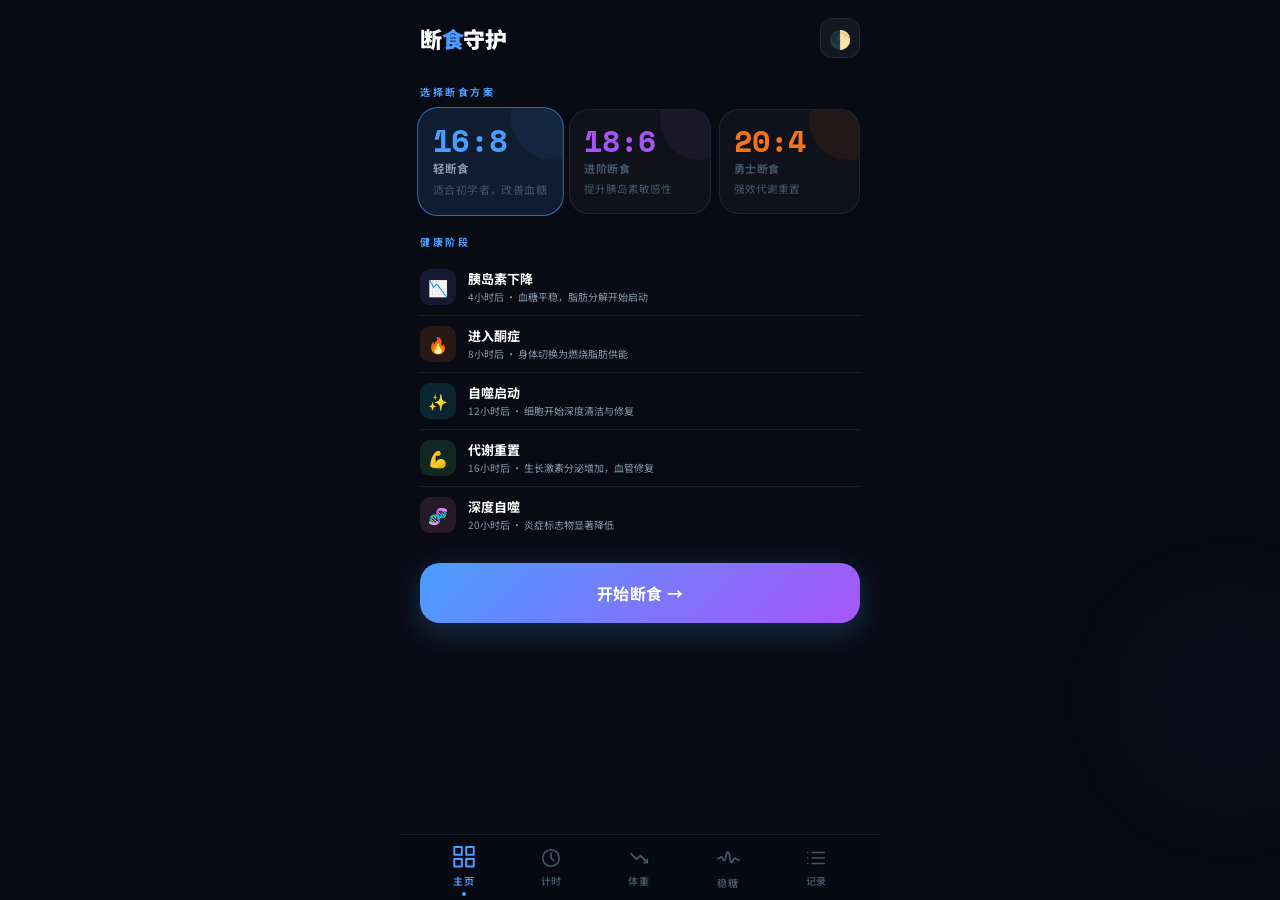
<file: 安卓版/index.html>
<!DOCTYPE html>
<html lang="zh-CN">
<head>
  <meta charset="UTF-8">
  <meta name="viewport" content="width=device-width, initial-scale=1.0, viewport-fit=cover, user-scalable=no">
  <meta name="theme-color" content="#080b14">
  <meta name="apple-mobile-web-app-capable" content="yes">
  <meta name="apple-mobile-web-app-status-bar-style" content="black-translucent">
  <meta name="apple-mobile-web-app-title" content="断食守护健康 v.2.2.1">
  <meta name="description" content="断食守护健康 v.2.2.1">
  <link rel="icon" type="image/svg+xml" href="./icon.svg">
  <link rel="apple-touch-icon" href="./icon.svg">
  <link rel="manifest" href="./manifest.webmanifest">
  <title>断食守护健康 v.2.2.1</title>
  <link href="https://fonts.googleapis.com/css2?family=Noto+Sans+SC:wght@400;500;700;900&family=Space+Mono:wght@400;700&display=swap" rel="stylesheet">
  <link rel="stylesheet" href="./styles.css">
</head>
<body>
<div id="app">
  <div class="glow-orb glow-1"></div>
  <div class="glow-orb glow-2" style="animation: breathe2 6s ease-in-out infinite reverse;"></div>

  <!-- SCREEN WRAP: 横向排列 主页 / 计时 / 体重 / 稳糖 / 记录 -->
  <div id="screen-wrap">

  <!-- HOME SCREEN -->
  <div id="screen-home" class="screen">
    <div class="header">
      <div class="logo">断<span class="logo-accent">食</span>守护</div>
      <div class="icon-btn" onclick="toggleTheme()" onpointerdown="startThemeHold()" onpointerup="endThemeHold()" onpointerleave="endThemeHold()" oncontextmenu="return false" id="theme-btn" style="font-size:18px;" title="自动 / 夜晚 / 白天">🌓</div>
    </div>
    <div class="scroll-area">
      <div class="section-label">选择断食方案</div>
      <div class="plan-grid" id="plan-grid"></div>

      <div class="section-label" style="margin-top:20px;">健康阶段</div>
      <div id="phase-preview"></div>

      <button class="start-btn" onclick="startFast()">
        开始断食 →
      </button>

      <div style="height:8px;"></div>
    </div>
  </div>

  <!-- FASTING SCREEN -->
  <div id="screen-fasting" class="screen">
    <div class="header" style="justify-content:flex-start;gap:10px;">
      <div class="logo">断食<span class="logo-accent">计时</span></div>
    </div>
    <div class="fast-screen-inner" id="fast-inner">

      <!-- Arc timer — tap to adjust -->
      <div class="arc-container" onclick="showAdjustModal()" style="cursor:pointer;" title="点击调整时间">
        <svg class="arc-svg" width="230" height="230" id="arc-svg" style="overflow:visible;">
          <defs>
            <linearGradient id="arcGrad" x1="0%" y1="0%" x2="100%" y2="0%">
              <stop offset="0%" stop-color="#4a9eff"/>
              <stop offset="40%" stop-color="#a855f7"/>
              <stop offset="100%" stop-color="#f97316"/>
            </linearGradient>
            <filter id="arcGlow" x="-50%" y="-50%" width="200%" height="200%">
              <feGaussianBlur stdDeviation="8" result="blur"/>
            </filter>
          </defs>
          <!-- Glow layer (blurred copy, inside SVG so never clipped) -->
          <circle cx="115" cy="115" r="100" fill="none"
            stroke="#4a9eff" stroke-width="18"
            stroke-dasharray="628.3" stroke-dashoffset="628.3"
            stroke-linecap="round"
            id="arc-glow-circle"
            filter="url(#arcGlow)"
            style="transform:rotate(-90deg);transform-origin:115px 115px;opacity:0.6;"/>
          <circle cx="115" cy="115" r="100" fill="none" stroke="rgba(255,255,255,0.05)" stroke-width="12"/>
          <circle cx="115" cy="115" r="100" fill="none"
            stroke="url(#arcGrad)" stroke-width="12"
            stroke-dasharray="628.3" stroke-dashoffset="628.3"
            stroke-linecap="round"
            id="arc-progress"
            style="transform:rotate(-90deg);transform-origin:115px 115px;transition:stroke-dashoffset 0.8s ease;"/>
        </svg>
        <div class="arc-inner">
          <div id="fast-plan-badge-circle" style="display:none;font-size:13px;font-weight:800;padding:3px 10px;color:var(--blue);border:1.5px solid rgba(74,158,255,0.4);border-radius:8px;letter-spacing:0.5px;line-height:1.4;font-family:'Space Mono',monospace;margin-bottom:8px;"></div>
          <div class="elapsed-time" id="elapsed-display">00:00:00</div>
          <div class="elapsed-label">已断食</div>
          <div class="progress-pct" id="progress-pct">0%</div>
          <div style="font-size:10px;color:var(--text3);margin-top:8px;letter-spacing:0.5px;opacity:0.6;">点击调整</div>
        </div>
      </div>

      <!-- Stats -->
      <div class="stats-row">
        <div class="stat-box">
          <div class="stat-val" id="stat-target">16h</div>
          <div class="stat-lbl">目标</div>
        </div>
        <div class="stat-box">
          <div class="stat-val" id="stat-remaining">16h0m</div>
          <div class="stat-lbl">剩余</div>
        </div>
        <div class="stat-box">
          <div class="stat-val" id="stat-status" style="color:var(--green);font-size:13px;">热身中</div>
          <div class="stat-lbl">状态</div>
        </div>
      </div>

      <!-- Blood sugar bar -->
      <div class="bs-card">
        <div class="bs-title">胰岛素稳定指数</div>
        <div class="bs-bar-bg">
          <div class="bs-bar-fill" id="insulin-bar" style="width:5%;"></div>
        </div>
        <div class="bs-labels">
          <span>开始</span>
          <span id="insulin-label">稳定中...</span>
          <span>完全稳定</span>
        </div>
      </div>

      <!-- Current phase -->
      <div class="current-phase-card">
        <div class="cp-header">
          <div class="cp-emoji" id="cp-emoji">🌙</div>
          <div>
            <div class="cp-title" id="cp-title">开始断食</div>
            <div class="cp-desc" id="cp-desc">血糖开始稳定</div>
          </div>
        </div>
        <div class="cp-next" id="cp-next"></div>
      </div>

      <!-- Complete banner (hidden by default) -->
      <div class="complete-banner" id="complete-banner" style="display:none;">
        🎉 恭喜！已完成断食目标！
      </div>

      <div class="tip-card">
        <div style="font-size:20px;flex-shrink:0;">💡</div>
        <div>
          <div class="tip-label">健康小贴士</div>
          <div class="tip-text" id="tip-text">多喝水、无糖茶或黑咖啡可帮助度过断食期</div>
        </div>
      </div>

      <button class="end-btn" onclick="endFast()">结束断食</button>
    </div>
  </div>

  <div id="screen-weight" class="screen">
    <div class="header">
      <div class="logo">体重<span class="logo-accent">追踪</span></div>
    </div>
    <div class="scroll-area">
      <!-- BMI -->
      <div class="section-label">身体质量指数（BMI）</div>
      <div style="background:transparent;border:1px solid var(--border);border-radius:16px;padding:16px;margin-bottom:12px;">
        <div style="display:flex;align-items:center;justify-content:space-between;margin-bottom:16px;">
          <div>
            <div style="font-size:10px;color:var(--text3);letter-spacing:1px;margin-bottom:4px;">当前 BMI</div>
            <div style="display:flex;align-items:flex-end;gap:8px;">
              <div style="font-size:48px;font-weight:900;font-family:monospace;line-height:1;" id="bmi-val">--</div>

            </div>
          </div>
          <div id="bmi-badge" style="display:none;text-align:center;align-self:flex-end;">
            <div style="font-size:32px;line-height:1;" id="bmi-icon">😊</div>
            <div style="font-size:13px;font-weight:700;margin-top:4px;" id="bmi-badge-lbl"></div>
          </div>
        </div>
        <div style="margin:8px 0 52px;position:relative;">
          <div style="height:10px;border-radius:6px;background:linear-gradient(90deg,#4a9eff 0%,#4ade80 17.5%,#fbbf24 45%,#f97316 65%,#ff6060 100%);position:relative;">
            <div id="bmi-marker" style="display:none;position:absolute;top:-5px;width:20px;height:20px;border-radius:50%;background:#fff;border:3px solid #080b14;transform:translateX(-50%);transition:left .5s ease;"></div>

            <div style="position:absolute;top:12px;width:1.5px;height:8px;background:var(--bmi-tick);left:17.5%;"></div>
            <div style="position:absolute;top:12px;width:1.5px;height:8px;background:var(--bmi-tick);left:45%;"></div>
            <div style="position:absolute;top:12px;width:1.5px;height:8px;background:var(--bmi-tick);left:65%;"></div>
          </div>
          <div style="position:absolute;bottom:-20px;left:0;right:0;">
            <div style="position:absolute;left:8%;transform:translateX(-50%);font-size:9px;color:#666;text-align:center;">偏轻<br><span style="font-size:8px;">&lt;18.5</span></div>
            <div style="position:absolute;left:31%;transform:translateX(-50%);font-size:9px;color:#666;text-align:center;">正常<br><span style="font-size:8px;">18.5-24</span></div>
            <div style="position:absolute;left:55%;transform:translateX(-50%);font-size:9px;color:#666;text-align:center;">超重<br><span style="font-size:8px;">24-28</span></div>
            <div style="position:absolute;left:82%;transform:translateX(-50%);font-size:9px;color:#666;text-align:center;">肥胖<br><span style="font-size:8px;">&gt;28</span></div>
          </div>
        </div>
        <!-- 已设置身高时的小标签 + 目标体重 -->
        <div id="bmi-height-tag" style="display:none;margin-top:0;flex-direction:column;gap:0;">
          <div style="display:flex;gap:10px;">
            <div onclick="showHeightModal()" style="flex:1;background:transparent;border:1px solid var(--border);border-radius:12px;padding:6px 10px;cursor:pointer;">
              <div style="font-size:9px;color:var(--text3);letter-spacing:1px;margin-bottom:3px;">身高</div>
              <div id="bmi-height-display" style="font-size:15px;font-weight:700;font-family:monospace;color:var(--text2);white-space:nowrap;overflow:hidden;text-overflow:ellipsis;">点击设置身高</div>
            </div>
            <div onclick="showGoalModal()" style="flex:1;background:transparent;border:1px solid var(--border);border-radius:12px;padding:6px 10px;cursor:pointer;position:relative;">
              <div style="font-size:9px;color:var(--text3);letter-spacing:1px;margin-bottom:3px;">目标体重</div>
              <div id="goal-display" style="font-size:15px;font-weight:700;font-family:monospace;color:var(--text2);white-space:nowrap;overflow:hidden;text-overflow:ellipsis;">点击设置目标</div>
              <div id="goal-diff" style="position:absolute;bottom:6px;right:10px;font-size:11px;color:#22a85a;"></div>
            </div>
          </div>
        </div>
      </div>

      <!-- 记录体重 -->
      <div class="section-label">记录体重</div>
      <div style="background:transparent;border:1px solid var(--border);border-radius:16px;padding:16px;margin-bottom:12px;">
        <div style="display:grid;grid-template-columns:minmax(0,1fr) 28px 92px;gap:10px;align-items:center;">
          <input id="weight-input" type="number" placeholder="70.0" step="0.1" min="20" max="300"
            style="width:100%;background:rgba(255,255,255,0.05);border:1px solid var(--border);border-radius:12px;padding:12px 16px;color:#fff;font-size:20px;font-weight:700;font-family:monospace;outline:none;-webkit-appearance:none;">
          <span style="color:#aaa;font-weight:600;text-align:center;">kg</span>
          <button onclick="addWeight()" style="height:48px;padding:0 24px;border-radius:12px;background:linear-gradient(135deg,var(--blue),var(--purple));border:none;color:#fff;font-weight:700;font-family:inherit;cursor:pointer;">记录</button>
        </div>
      </div>

      <!-- 体重趋势图 -->
      <div class="section-label">体重趋势</div>
      <div style="background:transparent;border:1px solid var(--border);border-radius:16px;padding:16px;margin-bottom:12px;position:relative;">
        <div id="weight-chart-trend" style="position:absolute;top:14px;right:14px;font-size:11px;color:var(--text3);text-align:right;z-index:1;"></div>
        <div class="chart-toggle">
          <button class="chart-toggle-btn active" id="chart-btn-7" onclick="setChartPeriod(7)">7日</button>
          <button class="chart-toggle-btn" id="chart-btn-30" onclick="setChartPeriod(30)">30日</button>
          <button class="chart-toggle-btn" id="chart-btn-all" onclick="setChartPeriod(0)">全部</button>
        </div>
        <canvas id="weight-chart" height="160" style="width:100%;display:block;"></canvas>
        <div id="weight-chart-empty" style="text-align:center;padding:40px;color:#666;display:none;">记录2条以上数据后显示趋势图</div>
      </div>

      <!-- 体重记录列表 -->
      <div style="margin-bottom:10px;margin-top:14px;"><div class="section-label" style="margin:0;">体重记录</div></div>
      <div id="weight-list"></div>
      <div id="weight-nav" style="display:flex;justify-content:flex-end;align-items:center;gap:6px;margin-top:10px;margin-bottom:16px;"></div>

    </div>
  </div>

  <!-- STEADY SCREEN -->
  <div id="screen-steady" class="screen">
    <div class="header steady-b-header">
      <div>
        <div class="logo">饭后<span class="logo-accent">稳糖</span></div>
        <div class="steady-page-subtitle">餐后30分钟提醒</div>
      </div>
    </div>
    <div class="scroll-area steady-page">
      <div class="steady-b-shell">
        <div class="steady-b-reminder">
          <div class="steady-b-countdown" onclick="showMealReminderModal()">
            <div id="steady-timer">30:00</div>
            <button class="steady-adjust-chip" type="button" onclick="showMealReminderModal()">
              <svg width="13" height="13" viewBox="0 0 24 24" fill="none" stroke="currentColor" stroke-width="1.8" stroke-linecap="round" stroke-linejoin="round"><path d="M12 20h9"/><path d="M16.5 3.5a2.1 2.1 0 0 1 3 3L7 19l-4 1 1-4 12.5-12.5Z"/></svg>
              点击调整
            </button>
            <div class="steady-glucose-curve" id="steady-glucose-curve">
              <div class="steady-current-pill" id="steady-glucose-pill"><strong></strong><span>碳水开始分解<br>葡萄糖进入血液</span></div>
              <svg viewBox="0 0 360 130" role="img" aria-label="餐后血糖趋势">
                <defs>
                  <linearGradient id="steady-rise-fill" x1="0" x2="1" y1="0" y2="0">
                    <stop offset="0" stop-color="rgba(45,212,191,0.08)"/>
                    <stop offset="1" stop-color="rgba(34,197,94,0.14)"/>
                  </linearGradient>
                  <linearGradient id="steady-peak-fill" x1="0" x2="1" y1="0" y2="0">
                    <stop offset="0" stop-color="rgba(251,191,36,0.12)"/>
                    <stop offset="1" stop-color="rgba(249,115,22,0.16)"/>
                  </linearGradient>
                  <linearGradient id="steady-drop-fill" x1="0" x2="1" y1="0" y2="0">
                    <stop offset="0" stop-color="rgba(74,158,255,0.10)"/>
                    <stop offset="1" stop-color="rgba(74,158,255,0.035)"/>
                  </linearGradient>
                </defs>
                <path class="steady-zone steady-zone-rise" d="M8 104 C30 100 55 76 94 54 L94 118 L8 118 Z"/>
                <path class="steady-zone steady-zone-peak" d="M94 54 C120 38 150 24 180 45 L180 118 L94 118 Z"/>
                <path class="steady-zone steady-zone-drop" d="M180 45 C210 66 286 88 352 106 L352 118 L180 118 Z"/>
                <path class="steady-curve-bg" d="M8 104 C30 100 55 76 94 54 C120 38 150 24 180 45 C210 66 286 88 352 106"/>
                <path class="steady-curve-rise" d="M8 104 C30 100 55 76 94 54"/>
                <path class="steady-curve-peak" d="M94 54 C120 38 150 24 180 45"/>
                <path class="steady-curve-drop" d="M180 45 C210 66 286 88 352 106"/>
                <line class="steady-axis-line" x1="8" y1="118" x2="352" y2="118"/>
                <line class="steady-remind-line" x1="94" y1="52" x2="94" y2="128"/>
                <line class="steady-remind-line steady-drop-line" x1="180" y1="45" x2="180" y2="128"/>
                <circle class="steady-current-dot" id="steady-glucose-dot" cx="8" cy="104" r="7.5"/>
              </svg>
              <div class="steady-zone-labels">
                <div class="steady-zone-label rise"><b>上升区</b><span>0-30分钟</span></div>
                <div class="steady-zone-label peak"><b>峰值区</b><span>30-60分钟</span></div>
                <div class="steady-zone-label drop"><b>回落区</b><span>60-120分钟</span></div>
              </div>
            </div>
          </div>
          <div class="steady-knowledge-card" onclick="nextSteadyKnowledge()" title="点击切换小知识">
            <div class="steady-knowledge-icon">💡</div>
            <div>
              <strong>稳糖小知识</strong>
              <p id="steady-knowledge-text">饭后血糖通常在30-60分钟进入高峰，<br>准时提醒能帮助你观察餐后状态。</p>
            </div>
            <div class="steady-knowledge-arrow">›</div>
          </div>
          <div class="steady-action-row">
            <button class="steady-primary state-start" id="steady-primary" onclick="recordMeal()">开始餐后30分钟提醒</button>
          </div>
        </div>

        <div class="steady-stats-grid">
          <div class="steady-stat-card">
            <div class="steady-stat-icon steady-stat-ok">✓</div>
            <div>
              <span>今日提醒</span>
              <strong id="steady-today">0</strong><em>次</em>
            </div>
            <svg class="steady-spark" viewBox="0 0 80 34" preserveAspectRatio="none"><path d="M2 30 C14 26 18 18 28 22 C37 26 40 8 50 14 C60 20 64 6 78 3"/></svg>
          </div>
          <div class="steady-stat-card">
            <div class="steady-stat-icon steady-stat-fire">🔥</div>
            <div>
              <span>连续天数</span>
              <strong id="steady-streak">0</strong><em>天</em>
            </div>
            <svg class="steady-spark orange" viewBox="0 0 80 34" preserveAspectRatio="none"><path d="M2 30 C14 20 19 24 28 18 C38 10 43 20 52 12 C62 3 67 11 78 4"/></svg>
          </div>
        </div>

        <div style="margin-bottom:10px;margin-top:14px;"><div class="section-label" style="margin:0;">稳糖记录</div></div>
        <div id="steady-list"></div>
      </div>
    </div>
  </div>

  <!-- HISTORY SCREEN -->
  <div id="screen-history" class="screen">
    <div class="header">
      <div class="logo">断食<span class="logo-accent">记录</span></div>
    </div>
    <div class="scroll-area">
      <div class="section-label">断食时长图</div>
      <div style="background:transparent;border:1px solid var(--border);border-radius:16px;padding:14px;margin-bottom:12px;">
        <div style="position:relative;height:100px;">
          <canvas id="fasting-bar-chart"></canvas>
        </div>
        <div style="display:flex;gap:14px;margin-top:8px;flex-wrap:wrap;">
          <span style="display:flex;align-items:center;gap:4px;font-size:10px;color:var(--text3);"><span style="width:10px;height:10px;border-radius:2px;background:#b4b2a9;display:inline-block;"></span>没达标</span>
          <span style="display:flex;align-items:center;gap:4px;font-size:10px;color:var(--text3);"><span style="width:10px;height:10px;border-radius:2px;background:#639922;display:inline-block;"></span>达标</span>
          <span style="display:flex;align-items:center;gap:4px;font-size:10px;color:var(--text3);"><span style="width:10px;height:10px;border-radius:2px;background:#ef9f27;display:inline-block;"></span>大幅超过</span>
          <span style="display:flex;align-items:center;gap:4px;font-size:10px;color:var(--text3);"><span style="width:20px;height:0;border-top:1.5px dashed rgba(180,178,169,0.6);display:inline-block;"></span>目标</span>
        </div>
      </div>
      <div class="section-label">统计概览</div>
      <div class="history-stats">
        <div class="hstat">
          <div class="hstat-val" id="h-total">0</div>
          <div class="hstat-lbl">总次数</div>
        </div>
        <div class="hstat">
          <div class="hstat-val" id="h-completed" style="color:var(--green);">0</div>
          <div class="hstat-lbl">完成率</div>
        </div>
        <div class="hstat">
          <div class="hstat-val" id="h-streak">0</div>
          <div class="hstat-lbl">连续天</div>
        </div>
      </div>

      <div style="margin-bottom:10px;margin-top:14px;"><div class="section-label" style="margin:0;">历史记录</div></div>
      <div id="history-list"></div>
      <div id="history-nav" style="display:flex;justify-content:flex-end;align-items:center;gap:6px;margin-top:10px;margin-bottom:16px;"></div>

      <!-- 数据备份 -->
      <div style="background:transparent;border:1px solid var(--border);border-radius:16px;padding:10px;margin-top:16px;margin-bottom:24px;display:flex;flex-direction:column;gap:8px;">
        <!-- 导出 / 导入 横排紧凑 -->
        <div style="display:grid;grid-template-columns:1fr 1fr;gap:8px;">
          <button onclick="exportData()" style="display:flex;flex-direction:row;align-items:center;justify-content:center;gap:8px;padding:12px;background:transparent;border:1px solid var(--border);border-radius:12px;cursor:pointer;font-family:inherit;">
            <svg width="18" height="18" viewBox="0 0 24 24" fill="none" stroke="var(--text2)" stroke-width="1.5" stroke-linecap="round" stroke-linejoin="round"><path d="M21 15v4a2 2 0 0 1-2 2H5a2 2 0 0 1-2-2v-4"/><polyline points="17 8 12 3 7 8"/><line x1="12" y1="3" x2="12" y2="15"/></svg>
            <span style="font-size:13px;color:var(--text);">导出备份</span>
          </button>
          <label style="display:flex;flex-direction:row;align-items:center;justify-content:center;gap:8px;padding:12px;background:transparent;border:1px solid var(--border);border-radius:12px;cursor:pointer;">
            <svg width="18" height="18" viewBox="0 0 24 24" fill="none" stroke="var(--text2)" stroke-width="1.5" stroke-linecap="round" stroke-linejoin="round"><path d="M21 15v4a2 2 0 0 1-2 2H5a2 2 0 0 1-2-2v-4"/><polyline points="7 10 12 15 17 10"/><line x1="12" y1="15" x2="12" y2="3"/></svg>
            <span style="font-size:13px;color:var(--text);">导入备份</span>
            <input type="file" accept=".json" onchange="importData(event)" style="display:none;">
          </label>
        </div>
        <!-- 清除全部数据 无外框 -->
        <div style="position:relative;height:38px;">
          <div id="clear-progress" style="position:absolute;left:0;top:0;height:100%;width:0%;background:rgba(255,96,96,0.15);border-radius:8px;transition:width 0.05s linear;"></div>
          <button id="clear-btn"
            style="position:absolute;inset:0;width:100%;background:none;border:1px solid rgba(255,96,96,0.35);border-radius:8px;font-size:13px;color:#ff6060;cursor:pointer;font-family:inherit;z-index:1;"
            onmousedown="startClearLP()" ontouchstart="startClearLP(event)" onmouseup="cancelClearLP()" onmouseleave="cancelClearLP()" ontouchend="cancelClearLP()">
            清除全部数据
          </button>
        </div>
      </div>
    </div>
  </div>

  </div><!-- /screen-wrap -->

  <!-- 调整时长弹窗（在 screen-wrap 外，避免被截断） -->
  <div id="adjust-modal" style="display:none;position:fixed;inset:0;background:rgba(0,0,0,0.55);z-index:9000;align-items:center;justify-content:center;">
    <div style="background:var(--card);border:1px solid var(--border);border-radius:18px;padding:20px 20px 16px;width:80%;max-width:300px;box-shadow:0 20px 60px rgba(0,0,0,0.3);">
      <div style="font-size:14px;font-weight:800;margin-bottom:16px;text-align:center;color:var(--text);">已断食多久？</div>
      <div style="display:flex;align-items:center;justify-content:center;gap:8px;">
        <input id="adjust-hours" type="number" min="0" max="72" placeholder="0"
          style="width:72px;background:transparent;border:1px solid var(--border);border-radius:10px;padding:10px 0;color:var(--text);font-size:26px;font-weight:700;font-family:monospace;outline:none;text-align:center;-webkit-appearance:none;">
        <span style="font-size:13px;color:var(--text2);">时</span>
        <input id="adjust-mins" type="number" min="0" max="59" placeholder="0"
          style="width:72px;background:transparent;border:1px solid var(--border);border-radius:10px;padding:10px 0;color:var(--text);font-size:26px;font-weight:700;font-family:monospace;outline:none;text-align:center;-webkit-appearance:none;">
        <span style="font-size:13px;color:var(--text2);">分</span>
      </div>
      <div id="adjust-preview" style="text-align:center;margin:12px 0 0;font-size:12px;color:var(--blue);min-height:18px;"></div>
      <div style="display:flex;gap:8px;margin-top:14px;">
        <button onclick="hideAdjustModal()" style="flex:1;padding:11px;border-radius:10px;background:transparent;border:1px solid var(--border);color:var(--text2);font-family:inherit;font-size:13px;cursor:pointer;">取消</button>
        <button onclick="applyAdjust()" style="flex:1;padding:11px;border-radius:10px;background:var(--blue);border:none;color:#fff;font-weight:700;font-family:inherit;font-size:13px;cursor:pointer;">确认</button>
      </div>
    </div>
  </div>

  <div class="nav-bar">
    <div class="nav-item active" id="nav-home" onclick="showScreen('home')">
      <div class="nav-icon">
        <svg width="22" height="22" viewBox="0 0 24 24" fill="none" stroke="currentColor" stroke-width="1.8" stroke-linecap="round" stroke-linejoin="round"><rect x="3" y="3" width="7" height="7"/><rect x="14" y="3" width="7" height="7"/><rect x="14" y="14" width="7" height="7"/><rect x="3" y="14" width="7" height="7"/></svg>
      </div>
      <div class="nav-label">主页</div>
      <div class="nav-dot"></div>
    </div>
    <div class="nav-item" id="nav-fasting" onclick="showScreen('fasting')">
      <div class="nav-icon">
        <svg width="22" height="22" viewBox="0 0 24 24" fill="none" stroke="currentColor" stroke-width="1.8" stroke-linecap="round" stroke-linejoin="round"><circle cx="12" cy="12" r="9"/><path d="M12 7v5l3 3"/></svg>
      </div>
      <div class="nav-label">计时</div>
      <div class="nav-dot"></div>
    </div>
    <div class="nav-item" id="nav-weight" onclick="showScreen('weight')">
      <div class="nav-icon">
        <svg width="22" height="22" viewBox="0 0 24 24" fill="currentColor"><path d="M16 18l2.29-2.29-4.88-4.88-4 4L2 7.41 3.41 6l6 6 4-4 6.3 6.29L22 12v6z"/></svg>
      </div>
      <div class="nav-label">体重</div>
      <div class="nav-dot"></div>
    </div>
    <div class="nav-item" id="nav-steady" onclick="showScreen('steady')">
      <div class="nav-icon">
        <svg class="steady-nav-svg" width="24" height="24" viewBox="0 0 64 64" aria-hidden="true">
          <path class="steady-nav-wave" d="M4 31h4c4.7 0 4.7-5.8 9.4-5.8 6.9 0 4.2 13.4 11 13.4 8.5 0 5.1-31.3 14-31.3 8.4 0 4.6 39.5 13.1 39.5 6.8 0 5.1-16.4 13-16.4 5.1 0 5.1 6.4 10.5 6.4h4" transform="scale(.72) translate(2 0)" fill="none" stroke="currentColor" stroke-width="6.6" stroke-linecap="round" stroke-linejoin="round"/>
        </svg>
      </div>
      <div class="nav-label">稳糖</div>
      <div class="nav-dot"></div>
    </div>
    <div class="nav-item" id="nav-history" onclick="showScreen('history')">
      <div class="nav-icon">
        <svg width="22" height="22" viewBox="0 0 24 24" fill="none" stroke="currentColor" stroke-width="1.8" stroke-linecap="round" stroke-linejoin="round"><line x1="8" y1="6" x2="21" y2="6"/><line x1="8" y1="12" x2="21" y2="12"/><line x1="8" y1="18" x2="21" y2="18"/><line x1="3" y1="6" x2="3.01" y2="6"/><line x1="3" y1="12" x2="3.01" y2="12"/><line x1="3" y1="18" x2="3.01" y2="18"/></svg>
      </div>
      <div class="nav-label">记录</div>
      <div class="nav-dot"></div>
    </div>
  </div>

  <!-- Install Prompt -->
  <div class="install-banner" id="install-banner" style="display:none;">
    <div>
      <div class="install-text">📱 安装到手机桌面</div>
      <div class="install-sub">离线使用，像原生App一样</div>
    </div>
    <button class="install-btn-yes" onclick="installApp()">安装</button>
    <button class="install-btn-no" onclick="dismissInstall()">✕</button>
  </div>

  <!-- Milestone flash & toast -->
  <div id="milestone-flash"></div>
  <div id="milestone-toast">
    <div class="mt-icon" id="mt-icon">✨</div>
    <div>
      <div class="mt-title" id="mt-title">进入新阶段</div>
      <div class="mt-desc" id="mt-desc"></div>
    </div>
  </div>
</div>

<!-- 目标体重弹窗 -->
<div id="goal-modal" style="display:none;position:fixed;inset:0;background:rgba(0,0,0,0.7);z-index:9000;display:none;align-items:center;justify-content:center;">
  <div style="background:var(--card);border:1px solid var(--border);border-radius:20px;padding:24px;width:80%;max-width:320px;">
    <div style="font-size:16px;font-weight:800;margin-bottom:16px;text-align:center;color:var(--text);">🎯 设置目标体重</div>
    <input id="goal-input" type="number" placeholder="60.0" step="0.1" min="20" max="300"
      style="width:100%;background:transparent;border:1px solid var(--border);border-radius:12px;padding:12px;color:var(--text);font-size:18px;font-weight:700;font-family:monospace;outline:none;text-align:center;box-sizing:border-box;-webkit-appearance:none;">
    <div style="font-size:11px;color:var(--text2);text-align:center;margin:8px 0 16px;">单位：kg</div>
    <div style="display:flex;gap:10px;">
      <button onclick="hideGoalModal()" style="flex:1;padding:12px;border-radius:12px;background:transparent;border:1px solid var(--border);color:var(--text2);font-family:inherit;cursor:pointer;">取消</button>
      <button onclick="saveGoal()" style="flex:1;padding:12px;border-radius:12px;background:linear-gradient(135deg,#4a9eff,#a855f7);border:none;color:#fff;font-weight:700;font-family:inherit;cursor:pointer;">保存</button>
    </div>
  </div>
</div>

<!-- 身高弹窗 -->
<div id="height-modal" style="display:none;position:fixed;inset:0;background:rgba(0,0,0,0.7);z-index:9000;align-items:center;justify-content:center;">
  <div style="background:var(--card);border:1px solid var(--border);border-radius:20px;padding:24px;width:80%;max-width:320px;">
    <div style="font-size:16px;font-weight:800;margin-bottom:16px;text-align:center;color:var(--text);">📏 设置身高</div>
    <input id="height-input" type="number" placeholder="170" min="100" max="250"
      style="width:100%;background:transparent;border:1px solid var(--border);border-radius:12px;padding:12px;color:var(--text);font-size:18px;font-weight:700;font-family:monospace;outline:none;text-align:center;box-sizing:border-box;-webkit-appearance:none;">
    <div style="font-size:11px;color:var(--text2);text-align:center;margin:8px 0 16px;">单位：cm</div>
    <div style="display:flex;gap:10px;">
      <button onclick="hideHeightModal()" style="flex:1;padding:12px;border-radius:12px;background:transparent;border:1px solid var(--border);color:var(--text2);font-family:inherit;cursor:pointer;">取消</button>
      <button onclick="saveHeight()" style="flex:1;padding:12px;border-radius:12px;background:linear-gradient(135deg,#4a9eff,#a855f7);border:none;color:#fff;font-weight:700;font-family:inherit;cursor:pointer;">保存</button>
    </div>
  </div>
</div>

<!-- 餐后提醒时间弹窗 -->
<div id="meal-reminder-modal" style="display:none;position:fixed;inset:0;background:rgba(0,0,0,0.7);z-index:9000;align-items:center;justify-content:center;">
  <div style="background:var(--card);border:1px solid var(--border);border-radius:20px;padding:24px;width:80%;max-width:320px;">
    <div style="font-size:16px;font-weight:800;margin-bottom:16px;text-align:center;color:var(--text);">饭后已经过了多久？</div>
    <div style="display:grid;grid-template-columns:1fr 1fr;gap:10px;">
      <div>
        <input id="meal-reminder-min-input" type="number" placeholder="0" min="0" max="180" onfocus="this.select()" onclick="this.select()"
          style="width:100%;background:transparent;border:1px solid var(--border);border-radius:12px;padding:12px;color:var(--text);font-size:18px;font-weight:700;font-family:monospace;outline:none;text-align:center;box-sizing:border-box;-webkit-appearance:none;">
        <div style="font-size:10px;color:var(--text2);text-align:center;margin-top:6px;">分钟</div>
      </div>
      <div>
        <input id="meal-reminder-sec-input" type="number" placeholder="0" min="0" max="59" onfocus="this.select()" onclick="this.select()"
          style="width:100%;background:transparent;border:1px solid var(--border);border-radius:12px;padding:12px;color:var(--text);font-size:18px;font-weight:700;font-family:monospace;outline:none;text-align:center;box-sizing:border-box;-webkit-appearance:none;">
        <div style="font-size:10px;color:var(--text2);text-align:center;margin-top:6px;">秒</div>
      </div>
    </div>
    <div style="font-size:11px;color:var(--text2);text-align:center;margin:8px 0 16px;">以30分钟为提醒基准，可精确到秒</div>
    <div style="display:flex;gap:10px;">
      <button onclick="hideMealReminderModal()" style="flex:1;padding:12px;border-radius:12px;background:transparent;border:1px solid var(--border);color:var(--text2);font-family:inherit;cursor:pointer;">取消</button>
      <button onclick="saveMealReminder()" style="flex:1;padding:12px;border-radius:12px;background:linear-gradient(135deg,#4a9eff,#a855f7);border:none;color:#fff;font-weight:700;font-family:inherit;cursor:pointer;">保存</button>
    </div>
  </div>
</div>

<!-- 餐后提醒到点弹窗 -->
<div id="steady-alert-modal" style="display:none;position:fixed;inset:0;background:rgba(0,0,0,0.72);z-index:9200;align-items:center;justify-content:center;">
  <div style="background:var(--card);border:1px solid var(--border);border-radius:20px;padding:24px;width:80%;max-width:320px;text-align:center;box-shadow:0 24px 70px rgba(0,0,0,0.35);">
    <div style="width:36px;height:36px;margin:0 auto 12px;display:flex;align-items:center;justify-content:center;color:var(--blue);">
      <svg width="25" height="25" viewBox="0 0 24 24" fill="none" stroke="currentColor" stroke-width="1.9" stroke-linecap="round" stroke-linejoin="round" aria-hidden="true">
        <path d="M12 6v6l4 2"/>
        <circle cx="12" cy="12" r="8"/>
        <path d="M5 4 3.5 5.5"/>
        <path d="M19 4 20.5 5.5"/>
      </svg>
    </div>
    <div style="font-size:17px;font-weight:900;margin-bottom:8px;color:var(--text);">餐后30分钟到了</div>
    <div style="font-size:12px;line-height:1.65;color:var(--text2);margin-bottom:18px;">现在可以去活动了，确认后会记录，餐后观察会在后台继续。</div>
    <button onclick="ackMealReminder()" style="width:100%;padding:13px;border-radius:13px;background:linear-gradient(135deg,#4a9eff,#a855f7);border:none;color:#fff;font-weight:800;font-family:inherit;font-size:14px;cursor:pointer;">知道了，去活动</button>
  </div>
</div>

<script defer src="./script.js"></script>
</body>
</html>
</file>
<file: 安卓版/styles.css>
:root {
      --bg: #080b14;
      --bg2: #0d1120;
      --bg3: #131825;
      --card: #0d1120;
      --border: rgba(255,255,255,0.07);
      --blue: #4a9eff;
      --purple: #a855f7;
      --orange: #f97316;
      --green: #4ade80;
      --yellow: #fbbf24;
      --cyan: #22d3ee;
      --pink: #f472b6;
      --text: #ffffff;
      --text2: #8899aa;
      --text3: #445566;
      --safe-top: env(safe-area-inset-top, 0px);
      --safe-bottom: env(safe-area-inset-bottom, 0px);
      --bmi-tick: rgba(255,255,255,0.35);
    }
    body.light {
      --bg: #ffffff;
      --bg2: #f5f7fa;
      --bg3: #eef1f5;
      --card: #ffffff;
      --border: rgba(0,0,0,0.08);
      --text: #111827;
      --text2: #6b7280;
      --text3: #9ca3af;
      --bmi-tick: rgba(0,0,0,0.4);
    }
    * { box-sizing: border-box; margin: 0; padding: 0; -webkit-tap-highlight-color: transparent; }
    html, body {
      background: var(--bg);
      color: var(--text);
      font-family: 'Noto Sans SC', sans-serif;
      height: 100%;
      overflow: hidden;
      overscroll-behavior: none;
    }
    #app {
      height: 100dvh;
      display: flex;
      flex-direction: column;
      overflow: hidden;
      position: relative;
      max-width: 480px;
      margin: 0 auto;
      background: var(--bg);
    }
    body.light,
    body.light #app,
    body.light .screen {
      background: var(--bg);
    }

    /* Ambient glow */
    .glow-orb {
      position: fixed;
      border-radius: 50%;
      pointer-events: none;
      z-index: 0;
      filter: blur(60px);
    }
    .glow-1 {
      width: 300px; height: 300px;
      top: -80px; left: 50%; transform: translateX(-50%);
      background: radial-gradient(circle, rgba(74,158,255,0.15) 0%, transparent 70%);
      animation: breathe 4s ease-in-out infinite;
    }
    .glow-2 {
      width: 200px; height: 200px;
      bottom: 100px; right: -50px;
      background: radial-gradient(circle, rgba(168,85,247,0.1) 0%, transparent 70%);
      animation: breathe 6s ease-in-out infinite reverse;
    }
    @keyframes breathe {
      0%, 100% { opacity: 0.6; transform: translateX(-50%) scale(1); }
      50% { opacity: 1; transform: translateX(-50%) scale(1.1); }
    }

    /* Screens — 横向排列，整体平移 */
    #screen-wrap {
      display: flex;
      flex-direction: row;
      flex: 1;
      width: 500%;
      min-height: 0;
      overflow-x: clip;
      transition: transform 0.35s cubic-bezier(0.4, 0, 0.2, 1);
      will-change: transform;
    }
    .screen {
      display: flex;
      flex-direction: column;
      width: 20%;
      flex-shrink: 0;
      overflow: hidden;
      background: var(--bg);
    }

    /* Header */
    .header {
      display: flex;
      align-items: center;
      justify-content: space-between;
      padding: calc(var(--safe-top) + 18px) 20px 12px;
      flex-shrink: 0;
    }
    .logo {
      font-size: 22px;
      font-weight: 900;
      letter-spacing: -0.5px;
    }
    .logo-accent { color: var(--blue); }
    .icon-btn {
      width: 40px; height: 40px;
      border-radius: 12px;
      background: rgba(255,255,255,0.05);
      border: 1px solid var(--border);
      display: flex; align-items: center; justify-content: center;
      font-size: 18px; cursor: pointer;
      transition: background 0.2s;
    }
    .icon-btn:active { background: rgba(255,255,255,0.1); }
    body.light .icon-btn {
      background: rgba(0,0,0,0.04);
      border: 1px solid rgba(0,0,0,0.08);
    }
    body.light input[type="number"] {
      color: #111827 !important;
      background: rgba(0,0,0,0.04) !important;
      border-color: rgba(0,0,0,0.1) !important;
    }
    body.light input[type="number"]::placeholder {
      color: #9ca3af !important;
    }

    /* Scroll area */
    .scroll-area {
      flex: 1;
      overflow-y: auto;
      -webkit-overflow-scrolling: touch;
      padding: 0 20px calc(var(--safe-bottom) + 60px);
    }
    .scroll-area::-webkit-scrollbar { display: none; }

    /* Labels */
    .section-label {
      font-size: 10px;
      font-weight: 700;
      letter-spacing: 2.5px;
      color: var(--blue);
      text-transform: uppercase;
      margin-bottom: 10px;
      margin-top: 14px;
    }

    /* Plan Cards — 1×3 row */
    .plan-grid {
      display: grid;
      grid-template-columns: 1fr 1fr 1fr;
      gap: 8px;
      margin-bottom: 4px;
    }
    .plan-card {
      padding: 16px 14px;
      border-radius: 20px;
      background: rgba(255,255,255,0.03);
      border: 1.5px solid var(--border);
      cursor: pointer;
      transition: transform 0.25s cubic-bezier(0.34,1.56,0.64,1), border-color 0.2s, background 0.2s;
      user-select: none;
      position: relative;
      overflow: hidden;
    }
    .plan-card::before {
      content: '';
      position: absolute;
      top: -30px; right: -30px;
      width: 80px; height: 80px;
      border-radius: 50%;
      opacity: 0.07;
      transition: opacity 0.2s;
    }
    .plan-card[data-plan="16-8"]::before { background: #4a9eff; }
    .plan-card[data-plan="18-6"]::before { background: #a855f7; }
    .plan-card[data-plan="20-4"]::before { background: #f97316; }
    .plan-card[data-plan="16-8"].active { background: rgba(74,158,255,0.12); border-color: rgba(74,158,255,0.6); transform: scale(1.04); }
    .plan-card[data-plan="18-6"].active { background: rgba(168,85,247,0.12); border-color: rgba(168,85,247,0.6); transform: scale(1.04); }
    .plan-card[data-plan="20-4"].active { background: rgba(249,115,22,0.12); border-color: rgba(249,115,22,0.6); transform: scale(1.04); }
    .plan-card:active { opacity: 0.85; }
    .plan-card[data-plan="16-8"] .plan-hours { color: #4a9eff; }
    .plan-card[data-plan="18-6"] .plan-hours { color: #a855f7; }
    .plan-card[data-plan="20-4"] .plan-hours { color: #f97316; }
    .plan-hours { font-size: 30px; font-weight: 900; font-family: 'Space Mono', monospace; line-height: 1; margin-bottom: 4px; }
    .plan-name {
      font-size: 11px;
      font-weight: 700;
      color: var(--text3);
      margin: 2px 0;
      letter-spacing: 0.5px;
    }
    .plan-card.active .plan-name { color: var(--text2); }
    .plan-desc { font-size: 10.5px; color: var(--text3); line-height: 1.4; margin-top: 6px; }

    /* Phase preview */
    .phase-item {
      display: flex;
      align-items: center;
      gap: 12px;
      padding: 10px 0;
      border-bottom: 1px solid var(--border);
    }
    .phase-item:last-child { border-bottom: none; }
    .phase-emoji {
      width: 36px; height: 36px;
      border-radius: 10px;
      display: flex; align-items: center; justify-content: center;
      font-size: 16px; flex-shrink: 0;
    }
    .phase-title { font-size: 13px; font-weight: 700; }
    .phase-hour { font-size: 10px; color: var(--text2); margin-top: 1px; }

    /* Start Button */
    .start-btn {
      width: 100%;
      padding: 18px;
      border-radius: 20px;
      background: linear-gradient(135deg, var(--blue), var(--purple));
      border: none;
      color: white;
      font-size: 16px;
      font-weight: 700;
      font-family: 'Noto Sans SC', sans-serif;
      cursor: pointer;
      letter-spacing: 0.5px;
      box-shadow: 0 8px 32px rgba(74,158,255,0.25);
      margin-top: 20px;
      margin-bottom: 8px;
      transition: opacity 0.2s, transform 0.1s;
    }
    .start-btn:active { opacity: 0.9; transform: scale(0.99); }

    /* Tip card */
    .tip-card {
      background: rgba(255,255,255,0.03);
      border: 1px solid var(--border);
      border-radius: 16px;
      padding: 14px;
      display: flex;
      gap: 10px;
      align-items: flex-start;
      margin-top: 0;
      margin-bottom: 10px;
    }
    .tip-text { font-size: 12px; color: var(--text2); line-height: 1.7; }
    .tip-label { font-size: 9px; font-weight: 700; color: var(--blue); letter-spacing: 1.5px; margin-bottom: 4px; }

    /* ===== FASTING SCREEN ===== */
    .fast-screen-inner {
      flex: 1;
      display: flex;
      flex-direction: column;
      align-items: center;
      overflow-y: auto;
      -webkit-overflow-scrolling: touch;
      padding: 0 20px calc(var(--safe-bottom) + 76px);
    }
    .fast-screen-inner .tip-card {
      width: 100%;
      align-self: stretch;
      box-sizing: border-box;
    }
    .fast-screen-inner::-webkit-scrollbar { display: none; }

    .plan-badge {
      font-size: 10px;
      letter-spacing: 2px;
      color: var(--text3);
      text-transform: uppercase;
      margin-bottom: 12px;
      font-weight: 600;
    }

    /* Arc timer */
    .arc-container {
      position: relative;
      width: 230px; height: 230px;
      margin-bottom: 6px;
      flex-shrink: 0;
      overflow: visible;
    }
    .arc-svg { position: absolute; top: 0; left: 0; }
    .arc-inner {
      position: absolute;
      top: 50%; left: 50%;
      transform: translate(-50%, calc(-50% + 6px));
      text-align: center;
    }
    .elapsed-time {
      font-size: 36px;
      font-weight: 700;
      font-family: 'Space Mono', monospace;
      letter-spacing: -1px;
      line-height: 1;
    }
    .elapsed-label { font-size: 11px; color: var(--text3); margin-top: 6px; letter-spacing: 1px; }
    .progress-pct {
      font-size: 13px;
      font-weight: 700;
      color: var(--blue);
      margin-top: 6px;
      font-family: 'Space Mono', monospace;
    }

    /* Stats row */
    .stats-row {
      display: flex;
      gap: 10px;
      width: 100%;
      margin-bottom: 10px;
    }
    .stat-box {
      flex: 1;
      background: transparent;
      border: 1px solid var(--border);
      border-radius: 14px;
      padding: 12px 10px;
      text-align: center;
    }
    .stat-val {
      font-size: 17px;
      font-weight: 800;
      font-family: 'Space Mono', monospace;
    }
    .stat-lbl { font-size: 9px; color: var(--text3); margin-top: 3px; letter-spacing: 0.5px; }

    /* Current phase card */
    .current-phase-card {
      width: 100%;
      background: transparent;
      border: 1px solid var(--border);
      border-radius: 18px;
      padding: 16px;
      margin-bottom: 10px;
    }
    .cp-header { display: flex; align-items: center; gap: 12px; margin-bottom: 8px; }
    .cp-emoji { font-size: 28px; }
    .cp-title { font-size: 16px; font-weight: 800; }
    .cp-desc { font-size: 12px; color: var(--text2); margin-top: 2px; }
    .cp-next { font-size: 11px; color: var(--text3); padding-top: 10px; border-top: 1px solid var(--border); }

    /* Blood sugar indicator */
    .bs-card {
      width: 100%;
      background: transparent;
      border: 1px solid var(--border);
      border-radius: 16px;
      padding: 14px;
      margin-bottom: 10px;
    }
    .bs-title { font-size: 10px; color: var(--blue); font-weight: 700; letter-spacing: 1.5px; margin-bottom: 10px; }
    .bs-bar-bg {
      height: 8px; border-radius: 4px;
      background: rgba(255,255,255,0.06);
      overflow: hidden; margin-bottom: 6px;
    }
    .bs-bar-fill {
      height: 100%; border-radius: 4px;
      background: linear-gradient(90deg, var(--green), var(--blue));
      transition: width 1s ease;
    }
    .bs-labels { display: flex; justify-content: space-between; font-size: 10px; color: var(--text3); }

    /* Complete banner */
    .complete-banner {
      width: 100%;
      background: rgba(74,222,128,0.1);
      border: 1px solid rgba(74,222,128,0.3);
      border-radius: 14px;
      padding: 14px;
      text-align: center;
      color: var(--green);
      font-weight: 700;
      font-size: 14px;
      margin-bottom: 10px;
      animation: pulse-green 2s ease-in-out infinite;
    }
    @keyframes pulse-green {
      0%, 100% { box-shadow: 0 0 0 0 rgba(74,222,128,0.2); }
      50% { box-shadow: 0 0 20px 4px rgba(74,222,128,0.2); }
    }

    .end-btn {
      width: 100%;
      padding: 16px;
      border-radius: 16px;
      background: rgba(255,80,80,0.08);
      border: 1px solid rgba(255,80,80,0.25);
      color: #ff6060;
      font-size: 14px;
      font-weight: 700;
      font-family: 'Noto Sans SC', sans-serif;
      cursor: pointer;
      margin-bottom: 0;
      transition: background 0.25s, border-color 0.25s, color 0.25s;
    }
    .end-btn:active { background: rgba(255,80,80,0.15); }
    .end-btn.completed {
      background: rgba(74,222,128,0.10);
      border: 1px solid rgba(74,222,128,0.35);
      color: #22a85a;
    }
    body.light .end-btn.completed {
      background: rgba(74,222,128,0.14);
      border: 1px solid rgba(74,222,128,0.45);
      color: #15803d;
    }
    .end-btn.completed:active { background: rgba(74,222,128,0.20); }

    /* ===== HISTORY SCREEN ===== */
    .history-stats {
      display: grid;
      grid-template-columns: 1fr 1fr 1fr;
      gap: 10px;
      margin-bottom: 4px;
    }
    .hstat {
      background: transparent;
      border: 1px solid var(--border);
      border-radius: 14px;
      padding: 12px 10px;
      text-align: center;
    }
    .hstat-val { font-size: 22px; font-weight: 900; }
    .hstat-lbl { font-size: 9px; color: var(--text3); margin-top: 3px; letter-spacing: 0.5px; }

    .rec-item {
      position: relative;
      display: flex;
      align-items: center;
      justify-content: space-between;
      background: transparent;
      border: 1px solid var(--border);
      border-radius: 14px;
      padding: 12px 14px;
      margin-bottom: 8px;
    }
    .rec-left { font-size: 13px; color: var(--text2); }
    .rec-plan { font-size: 12px; color: var(--text3); opacity: 0.45; font-weight: 600; margin-top:3px; }
    .rec-badge {
      font-size: 11px;
      padding: 3px 10px;
      border-radius: 20px;
      font-weight: 700;
      flex-shrink: 0;
    }
    .badge-ok { background: rgba(99,153,34,0.12); color: #639922; }
    .badge-over { background: rgba(239,159,39,0.12); color: #ef9f27; }
    .badge-partial { background: rgba(180,178,169,0.12); color: #b4b2a9; }

    .empty-state {
      text-align: center;
      padding: 60px 20px;
      color: var(--text3);
    }
    .empty-icon { font-size: 48px; margin-bottom: 12px; }
    .empty-text { font-size: 14px; }

    /* Nav Bar */
    .nav-bar {
      position: fixed;
      bottom: 0;
      left: 50%;
      transform: translateX(-50%);
      width: 100%;
      max-width: 480px;
      background: rgba(8,11,20,0.95);
      backdrop-filter: blur(24px);
      -webkit-backdrop-filter: blur(24px);
      border-top: 1px solid var(--border);
      display: flex;
      padding: 8px 20px calc(var(--safe-bottom) + 6px);
      justify-content: space-around;
      z-index: 1000;
      transition: background 0.3s, border-color 0.3s;
    }
    body.light .nav-bar {
      background: rgba(255,255,255,0.95);
      border-top: 1px solid rgba(0,0,0,0.08);
    }
    .nav-item {
      display: flex;
      flex-direction: column;
      align-items: center;
      gap: 4px;
      cursor: pointer;
      color: var(--text3);
      transition: color 0.2s;
      padding: 4px 20px;
      border-radius: 12px;
    }
    .nav-item.active { color: var(--blue); }
    .nav-item:active { opacity: 0.7; }
    .nav-icon { font-size: 22px; display:flex; align-items:center; justify-content:center; }
    .nav-icon svg { color: inherit; }
    .steady-nav-svg { color: inherit; transform: translateY(3px); }
    .nav-label { font-size: 10px; font-weight: 600; letter-spacing: 0.5px; }
    body.light .nav-item { color: #9ca3af; }
    body.light .nav-item.active { color: var(--blue); }

    /* Install prompt */
    .install-banner {
      position: fixed;
      bottom: calc(var(--safe-bottom) + 76px);
      left: 50%;
      transform: translateX(-50%);
      width: calc(100% - 40px);
      max-width: 440px;
      background: linear-gradient(135deg, rgba(74,158,255,0.95), rgba(168,85,247,0.95));
      border-radius: 16px;
      padding: 14px 16px;
      display: flex;
      align-items: center;
      justify-content: space-between;
      gap: 12px;
      z-index: 999;
      box-shadow: 0 8px 32px rgba(0,0,0,0.4);
      animation: slide-up 0.4s ease;
    }
    @keyframes slide-up {
      from { transform: translateX(-50%) translateY(20px); opacity: 0; }
      to { transform: translateX(-50%) translateY(0); opacity: 1; }
    }
    .install-text { font-size: 13px; font-weight: 600; flex: 1; }
    .install-sub { font-size: 11px; opacity: 0.8; margin-top: 2px; }
    .install-btn-yes {
      background: white;
      color: #4a9eff;
      border: none;
      border-radius: 10px;
      padding: 8px 14px;
      font-size: 12px;
      font-weight: 700;
      font-family: 'Noto Sans SC', sans-serif;
      cursor: pointer;
      flex-shrink: 0;
    }
    .install-btn-no {
      background: none;
      border: none;
      color: rgba(255,255,255,0.7);
      font-size: 18px;
      cursor: pointer;
      padding: 4px;
    }

    .nav-item { position: relative; }
    .nav-dot {
      position: absolute;
      bottom: -2px;
      left: 50%; transform: translateX(-50%);
      width: 4px; height: 4px;
      border-radius: 50%;
      background: var(--blue);
      opacity: 0;
      transition: opacity 0.25s, transform 0.25s;
    }
    .nav-item.active .nav-dot { opacity: 1; transform: translateX(-50%) scale(1); }
    .nav-icon { transition: transform 0.3s cubic-bezier(0.34,1.56,0.64,1); }
    .nav-item.active .nav-icon { transform: scale(1.18) translateY(-1px); }

    /* Milestone flash overlay */
    #milestone-flash {
      position: fixed; inset: 0;
      pointer-events: none;
      z-index: 500;
      opacity: 0;
      transition: opacity 0.4s ease;
    }
    #milestone-flash.show { opacity: 1; }

    /* Milestone toast */
    #milestone-toast {
      position: fixed;
      top: calc(var(--safe-top) + 70px);
      left: 50%; transform: translateX(-50%) translateY(-20px);
      background: rgba(13,17,32,0.95);
      border: 1px solid rgba(255,255,255,0.15);
      border-radius: 16px;
      padding: 12px 20px;
      display: flex; align-items: center; gap: 10px;
      z-index: 600;
      opacity: 0;
      transition: opacity 0.35s ease, transform 0.35s cubic-bezier(0.34,1.56,0.64,1);
      pointer-events: none;
      white-space: nowrap;
      backdrop-filter: blur(12px);
    }
    #milestone-toast.show { opacity: 1; transform: translateX(-50%) translateY(0); }
    #milestone-toast .mt-icon { font-size: 22px; }
    #milestone-toast .mt-title { font-size: 13px; font-weight: 800; }
    #milestone-toast .mt-desc { font-size: 11px; color: var(--text2); margin-top: 1px; }

    /* Chart period toggle */
    .chart-toggle {
      display: flex; gap: 6px; margin-bottom: 10px;
    }
    .chart-toggle-btn {
      padding: 4px 12px; border-radius: 20px;
      font-size: 11px; font-weight: 700; cursor: pointer;
      border: 1px solid var(--border);
      background: rgba(255,255,255,0.04);
      color: var(--text3);
      font-family: inherit;
      transition: all 0.2s;
    }
    .chart-toggle-btn.active {
      background: rgba(74,158,255,0.15);
      border-color: rgba(74,158,255,0.5);
      color: var(--blue);
    }

    /* Heatmap calendar */
    .heatmap-grid {
      display: grid;
      grid-template-columns: repeat(13, 1fr);
      gap: 3px;
      margin-bottom: 6px;
    }
    .hm-cell {
      aspect-ratio: 1;
      border-radius: 3px;
      background: rgba(255,255,255,0.05);
      transition: background 0.2s;
    }
    .hm-cell.lv1 { background: rgba(74,158,255,0.2); }
    .hm-cell.lv2 { background: rgba(74,158,255,0.45); }
    .hm-cell.lv3 { background: rgba(74,158,255,0.75); }
    .hm-cell.today { box-shadow: 0 0 0 1.5px rgba(74,158,255,0.8); }
    body.light .hm-cell { background: rgba(0,0,0,0.06); }
    body.light .hm-cell.lv1 { background: rgba(74,158,255,0.25); }
    body.light .hm-cell.lv2 { background: rgba(74,158,255,0.5); }
    body.light .hm-cell.lv3 { background: rgba(74,158,255,0.8); }

/* Steady page: follows the original dark/light UI system */
.steady-page {
  display: flex;
  flex-direction: column;
  gap: 10px;
  padding-top: 0;
  padding-bottom: 92px;
}
.steady-b-header {
  align-items: center;
}
.steady-page-subtitle {
  margin-top: 10px;
  color: var(--blue);
  font-size: 10px;
  font-weight: 700;
  letter-spacing: 2.5px;
  text-transform: uppercase;
}
.steady-settings-btn {
  width: 40px;
  height: 40px;
  border: 1px solid var(--border);
  border-radius: 12px;
  background: rgba(255,255,255,0.05);
  color: var(--text);
  display: grid;
  place-items: center;
  cursor: pointer;
}
body.light .steady-settings-btn {
  background: rgba(0,0,0,0.04);
  border-color: rgba(0,0,0,0.08);
}
.steady-b-shell {
  padding: 0;
  background: transparent;
  box-shadow: none;
}
body.light .steady-b-shell {
  background: transparent;
}
.steady-section-label {
  margin: 0 0 10px;
}
.steady-b-reminder,
.steady-b-duration {
  border: 1px solid var(--border);
  border-radius: 16px;
  background: rgba(255,255,255,0.025);
  padding: 14px;
}
body.light .steady-b-reminder,
body.light .steady-b-duration {
  background: rgba(0,0,0,0.025);
}
.steady-b-reminder {
  margin-bottom: 10px;
  padding: 0;
  border-color: transparent;
  background: transparent;
  box-shadow: none;
}
body.light .steady-b-reminder {
  background: transparent;
  box-shadow: none;
}
.steady-knowledge-card {
  display: flex;
  align-items: flex-start;
  gap: 10px;
  border: 1px solid var(--border);
  border-radius: 16px;
  background: var(--card);
  padding: 12px 14px;
  margin-bottom: 0;
  position: relative;
  cursor: pointer;
}
body.light .steady-knowledge-card {
  background: var(--card);
  border-color: var(--border);
}
.steady-knowledge-icon {
  width: 34px;
  height: 34px;
  border-radius: 11px;
  display: grid;
  place-items: center;
  color: #10b981;
  background: rgba(52,211,153,0.14);
  font-size: 17px;
  font-weight: 900;
  flex-shrink: 0;
}
.steady-knowledge-card strong {
  display: block;
  color: var(--text);
  font-size: 13px;
  font-weight: 900;
  margin-bottom: 3px;
}
.steady-knowledge-card p {
  color: var(--text2);
  font-size: 11px;
  line-height: 1.5;
  min-height: 33px;
  padding-right: 16px;
}
.steady-knowledge-arrow {
  position: absolute;
  right: 14px;
  top: 50%;
  transform: translateY(-50%);
  color: var(--text2);
  font-size: 22px;
  line-height: 1;
}
.steady-b-reminder-copy p {
  color: var(--text2);
  font-size: 12px;
  line-height: 1.65;
}
.steady-b-reminder-copy b {
  color: var(--blue);
}
.steady-b-countdown {
  border: none;
  border-radius: 0;
  background: transparent;
  padding: 0;
  margin-top: 22px;
  text-align: center;
  cursor: pointer;
}
#steady-timer {
  font-family: "Space Mono", monospace;
  font-size: 36px;
  line-height: 1;
  font-weight: 800;
  letter-spacing: -0.5px;
}
.steady-b-countdown span {
  display: block;
  margin-top: 6px;
  color: var(--text2);
  font-size: 11px;
  font-weight: 800;
}
.steady-adjust-chip {
  display: inline-flex;
  align-items: center;
  justify-content: center;
  gap: 5px;
  margin-top: 9px;
  padding: 4px 0;
  border: 0;
  border-radius: 999px;
  background: transparent;
  color: var(--text3);
  font-family: inherit;
  font-size: 10px;
  font-weight: 500;
  letter-spacing: 0.5px;
  opacity: 0.6;
  cursor: pointer;
}
.steady-adjust-chip svg {
  color: var(--text3);
  stroke: currentColor;
}
.steady-glucose-curve {
  --marker-x: 5.6%;
  --marker-y: 71%;
  --marker-transform: translate(-50%, -260%);
  --steady-current-color: #16a05b;
  position: relative;
  margin: 13px -3px 9px;
  padding: 5px 10px 8px;
  border: 1px solid var(--border);
  border-radius: 14px;
  background: var(--card);
  overflow: visible;
}
body.light .steady-glucose-curve {
  background: var(--card);
}
.steady-glucose-curve svg {
  display: block;
  width: 100%;
  height: auto;
  aspect-ratio: 360 / 130;
  overflow: visible;
}
.steady-zone {
  opacity: 0.95;
}
.steady-zone-rise { fill: url(#steady-rise-fill); }
.steady-zone-peak { fill: url(#steady-peak-fill); }
.steady-zone-drop { fill: url(#steady-drop-fill); }
.steady-curve-bg {
  fill: none;
  stroke: rgba(148,163,184,0.1);
  stroke-width: 4.05;
  stroke-linecap: round;
}
.steady-curve-rise,
.steady-curve-peak,
.steady-curve-drop {
  fill: none;
  stroke-width: 2.7;
  stroke-linecap: round;
  stroke-linejoin: round;
}
.steady-curve-rise { stroke: #16a05b; }
.steady-curve-peak { stroke: #f97316; }
.steady-curve-drop { stroke: var(--blue); }
.steady-axis-line {
  stroke: rgba(148,163,184,0.58);
  stroke-width: 1.2;
}
.steady-remind-line {
  stroke: rgba(148,163,184,0.38);
  stroke-width: 1.4;
  stroke-dasharray: 5 5;
}
.steady-current-dot {
  fill: var(--steady-current-color);
  stroke: var(--card);
  stroke-width: 2.25;
  filter: drop-shadow(0 3px 7px rgba(22,160,91,0.22));
}
.steady-current-pill {
  position: absolute;
  left: var(--marker-x);
  top: var(--marker-y);
  transform: var(--marker-transform);
  z-index: 1;
  width: 96px;
  max-width: calc(100% - 16px);
  padding: 0;
  margin: 0;
  border: 0;
  border-radius: 0;
  background: transparent;
  color: var(--steady-current-color);
  font-family: inherit;
  font-size: 9px;
  font-weight: 500;
  line-height: 1.35;
  text-align: center;
  white-space: normal;
  overflow-wrap: anywhere;
  text-shadow: 0 1px 0 var(--card), 0 0 8px var(--card);
  box-shadow: none;
  backdrop-filter: none;
}
.steady-current-pill::after {
  content: none;
}
.steady-current-pill strong,
.steady-current-pill span {
  display: block;
}
.steady-current-pill strong {
  display: none;
}
.steady-current-pill span {
  margin-top: 0;
  color: var(--steady-current-color);
  font-size: 9px;
  font-weight: 500;
}
.steady-zone-labels {
  display: grid;
  grid-template-columns: 1fr 1fr 2fr;
  position: relative;
  margin: -3px 0 0;
}
.steady-zone-label {
  position: relative;
  min-height: 34px;
  padding-top: 8px;
  text-align: center;
  white-space: nowrap;
}
.steady-zone-label + .steady-zone-label::before {
  content: "";
  position: absolute;
  left: 0;
  top: -10px;
  bottom: 3px;
  border-left: 1px dashed rgba(148,163,184,0.32);
}
.steady-zone-label b {
  display: block;
  color: #666;
  font-size: 9px;
  line-height: 1.25;
  font-weight: 500;
}
.steady-zone-label span {
  display: block;
  margin-top: 1px;
  color: #666;
  font-size: 8px;
  line-height: 1.2;
  font-weight: 500;
}
.steady-b-duration {
  margin-bottom: 12px;
}
.steady-hero-card,
.steady-card,
.steady-timeline-card,
.steady-stat-card,
.steady-insight-card,
.steady-list-card {
  background: transparent;
  border: 1px solid var(--border);
  border-radius: 14px;
  padding: 12px 10px;
}
body.light .steady-hero-card,
body.light .steady-card,
body.light .steady-timeline-card,
body.light .steady-stat-card,
body.light .steady-insight-card,
body.light .steady-list-card {
  background: transparent;
}
.steady-hero-card {
  display: block;
}
.steady-kicker {
  color: var(--blue);
  font-size: 10px;
  font-weight: 800;
  letter-spacing: 2px;
  margin-bottom: 8px;
}
.steady-hero-card h2 {
  font-size: 24px;
  line-height: 1.1;
  margin-bottom: 8px;
}
.steady-hero-card p,
.steady-intensity,
.steady-insight-card p {
  color: var(--text2);
  font-size: 12px;
  line-height: 1.6;
}
.steady-primary {
  border: none;
  border-radius: 14px;
  background: linear-gradient(135deg, var(--blue), var(--purple));
  color: #fff;
  font-family: inherit;
  font-weight: 800;
  box-shadow: 0 8px 28px rgba(74,158,255,0.22);
  cursor: pointer;
}
.steady-card-title {
  font-size: 13px;
  font-weight: 800;
  margin-bottom: 10px;
}
.steady-timeline-card {
  padding: 18px;
  border-color: rgba(74,158,255,0.22);
  box-shadow: 0 12px 36px rgba(0,0,0,0.22), inset 0 1px 0 rgba(255,255,255,0.04);
}
.steady-flow-head {
  display: grid;
  grid-template-columns: 1fr 92px;
  gap: 14px;
  align-items: start;
  margin-bottom: 18px;
}
.steady-flow-head h2 {
  font-size: 24px;
  line-height: 1.12;
  margin-bottom: 8px;
}
.steady-flow-head p {
  color: var(--text2);
  font-size: 12px;
  line-height: 1.65;
}
.steady-time-badge {
  min-height: 78px;
  border-radius: 18px;
  border: 1px solid rgba(74,158,255,0.28);
  background: rgba(74,158,255,0.08);
  display: grid;
  place-items: center;
  align-content: center;
}
.steady-time-badge strong {
  font-family: "Space Mono", monospace;
  font-size: 20px;
  font-weight: 900;
  color: var(--blue);
}
.steady-time-badge span {
  margin-top: 2px;
  color: var(--text3);
  font-size: 10px;
  font-weight: 900;
}
.steady-flow-list {
  display: grid;
  gap: 0;
}
.steady-flow-step {
  min-width: 0;
  display: grid;
  grid-template-columns: 34px 1fr;
  gap: 12px;
  align-items: center;
  min-height: 58px;
  padding: 12px;
  border-radius: 16px;
  color: var(--text3);
  background: rgba(255,255,255,0.02);
  border: 1px solid transparent;
}
.steady-flow-step span {
  width: 34px;
  height: 34px;
  display: grid;
  place-items: center;
  border-radius: 50%;
  border: 1px solid var(--border);
  font-size: 13px;
  font-weight: 900;
  margin-bottom: 0;
  background: rgba(255,255,255,0.03);
}
body.light .steady-flow-step span {
  background: rgba(0,0,0,0.03);
}
.steady-flow-step strong {
  display: block;
  color: var(--text2);
  font-size: 16px;
  font-weight: 900;
}
.steady-flow-step em {
  display: block;
  margin-top: 4px;
  color: var(--text3);
  font-size: 11px;
  font-style: normal;
}
.steady-flow-step.active span {
  color: #fff;
  border-color: rgba(74,158,255,0.6);
  background: linear-gradient(135deg, var(--blue), var(--purple));
  box-shadow: 0 0 20px rgba(74,158,255,0.28);
}
.steady-flow-step.active strong {
  color: var(--blue);
}
.steady-flow-step.active {
  border-color: rgba(74,158,255,0.32);
  background: rgba(74,158,255,0.08);
  box-shadow: 0 12px 28px rgba(74,158,255,0.12);
}
.steady-flow-line {
  width: 2px;
  height: 24px;
  background: var(--border);
  margin-left: 29px;
}
.steady-chip-row {
  display: grid;
  grid-template-columns: repeat(3, minmax(0, 1fr));
  gap: 8px;
}
.steady-chip {
  height: 38px;
  border-radius: 12px;
  border: 1px solid var(--border);
  background: transparent;
  color: var(--text2);
  font-family: inherit;
  font-weight: 800;
}
.steady-chip.active {
  color: var(--blue);
  background: rgba(74,158,255,0.12);
  border-color: rgba(74,158,255,0.35);
}
.steady-intensity {
  margin-top: 10px;
}
.steady-action-row {
  display: grid;
  grid-template-columns: 1fr;
  gap: 8px;
  margin: 11px 0 0;
}
.steady-primary,
.steady-cancel {
  height: 44px;
  border-radius: 14px;
  font-family: inherit;
  font-weight: 800;
}
.steady-primary.state-start {
  background: linear-gradient(135deg, var(--blue), var(--purple));
  box-shadow: 0 6px 18px rgba(74,158,255,0.16);
}
.steady-primary.state-wait {
  color: #ff6060;
  background: transparent;
  border: 1.5px solid var(--blue);
  color: var(--blue);
  box-shadow: none;
}
.steady-primary.state-ready {
  background: linear-gradient(135deg, #ff8a3d, #fbbf24);
  box-shadow: 0 6px 18px rgba(251,191,36,0.14);
}
.steady-primary.state-walking {
  background: linear-gradient(135deg, #22c55e, #38bdf8);
  box-shadow: 0 6px 18px rgba(34,197,94,0.14);
}
.steady-cancel {
  border: 1px solid var(--border);
  background: transparent;
  color: var(--text2);
}
.steady-cancel {
  grid-column: 1 / -1;
  color: #ff6060;
}
.steady-stats-grid {
  display: grid;
  grid-template-columns: repeat(2, minmax(0, 1fr));
  gap: 10px;
  margin-bottom: 10px;
}
.steady-stat-card {
  min-height: 0;
  padding-top: 9px;
  padding-bottom: 9px;
  text-align: center;
  position: relative;
  overflow: hidden;
  display: block;
}
.steady-stat-icon {
  display: none;
}
.steady-stat-ok {
  color: #22c55e;
  background: rgba(34,197,94,0.14);
}
.steady-stat-fire {
  color: #f59e0b;
  background: rgba(245,158,11,0.14);
}
.steady-stat-card span {
  display: block;
  color: var(--text3);
  font-size: 10px;
  font-weight: 800;
  margin-bottom: 3px;
}
.steady-stat-card strong {
  font-size: 22px;
  font-weight: 900;
}
.steady-stat-card em {
  color: var(--text2);
  font-size: 11px;
  font-style: normal;
  margin-left: 2px;
}
.steady-stat-card small {
  display: block;
  margin-top: 1px;
  color: var(--text2);
  font-size: 9px;
  font-weight: 700;
}
.steady-spark {
  display: none;
}
.steady-spark.orange {
  stroke: #f59e0b;
}
.steady-insight-card {
  display: flex;
  align-items: center;
  gap: 12px;
}
.steady-insight-icon {
  width: 42px;
  height: 42px;
  border-radius: 12px;
  display: grid;
  place-items: center;
  color: var(--blue);
  background: rgba(74,158,255,0.12);
  font-size: 20px;
  font-weight: 900;
  flex-shrink: 0;
}
.steady-insight-card strong {
  display: block;
  font-size: 14px;
  margin-bottom: 3px;
}
.steady-list-head {
  display: flex;
  align-items: center;
  justify-content: space-between;
  gap: 12px;
  margin-bottom: 8px;
}
.steady-list-head .steady-card-title {
  margin-bottom: 0;
}
.steady-list-head span {
  color: var(--text2);
  font-size: 11px;
  font-weight: 800;
}
.steady-row {
  min-height: 48px;
  display: grid;
  grid-template-columns: 34px 1fr auto;
  gap: 10px;
  align-items: center;
  border: 1px solid var(--border);
  border-radius: 14px;
  padding: 9px 10px;
  margin-top: 8px;
  background: rgba(255,255,255,0.025);
}
.steady-row:first-child {
  margin-top: 0;
}
body.light .steady-row {
  background: rgba(0,0,0,0.02);
}
.steady-row span {
  color: var(--text2);
  font-size: 11px;
}
.steady-row strong {
  display: block;
  color: var(--text);
  font-size: 13px;
  margin-bottom: 2px;
}
.steady-row em {
  color: var(--blue);
  background: rgba(74,158,255,0.12);
  border-radius: 999px;
  padding: 3px 7px;
  font-size: 10px;
  font-style: normal;
  font-weight: 800;
}
.steady-meal-icon {
  width: 32px;
  height: 32px;
  border-radius: 11px;
  display: grid;
  place-items: center;
  color: var(--blue);
  background: rgba(74,158,255,0.12);
  font-size: 15px;
}
.steady-meal-icon.done {
  color: #22c55e;
  background: rgba(34,197,94,0.14);
}
.steady-meal-icon.pending {
  color: var(--purple);
  background: rgba(168,85,247,0.14);
}
.steady-row-meta {
  color: var(--text2);
  font-size: 11px;
}
.steady-row-status.done {
  color: #22c55e;
  background: rgba(34,197,94,0.12);
}
.steady-row-status.idle {
  color: var(--text2);
  background: rgba(128,128,128,0.12);
}
.steady-empty {
  color: var(--text3);
  text-align: center;
  padding: 16px 0 6px;
  font-size: 12px;
}

    /* Arc pulse */
    @keyframes arc-pulse {
      0%, 100% { opacity: 0.55; }
      50% { opacity: 0.85; }
    }
    #arc-glow-circle { animation: arc-pulse 3s ease-in-out infinite; }
    /* Animations */
    .fade-in { animation: fadeIn 0.3s ease; }
    @keyframes fadeIn {
      from { opacity: 0; transform: translateY(8px); }
      to { opacity: 1; transform: translateY(0); }
    }
    #arc-progress { transition: stroke-dashoffset 0.8s ease; }
</file>
